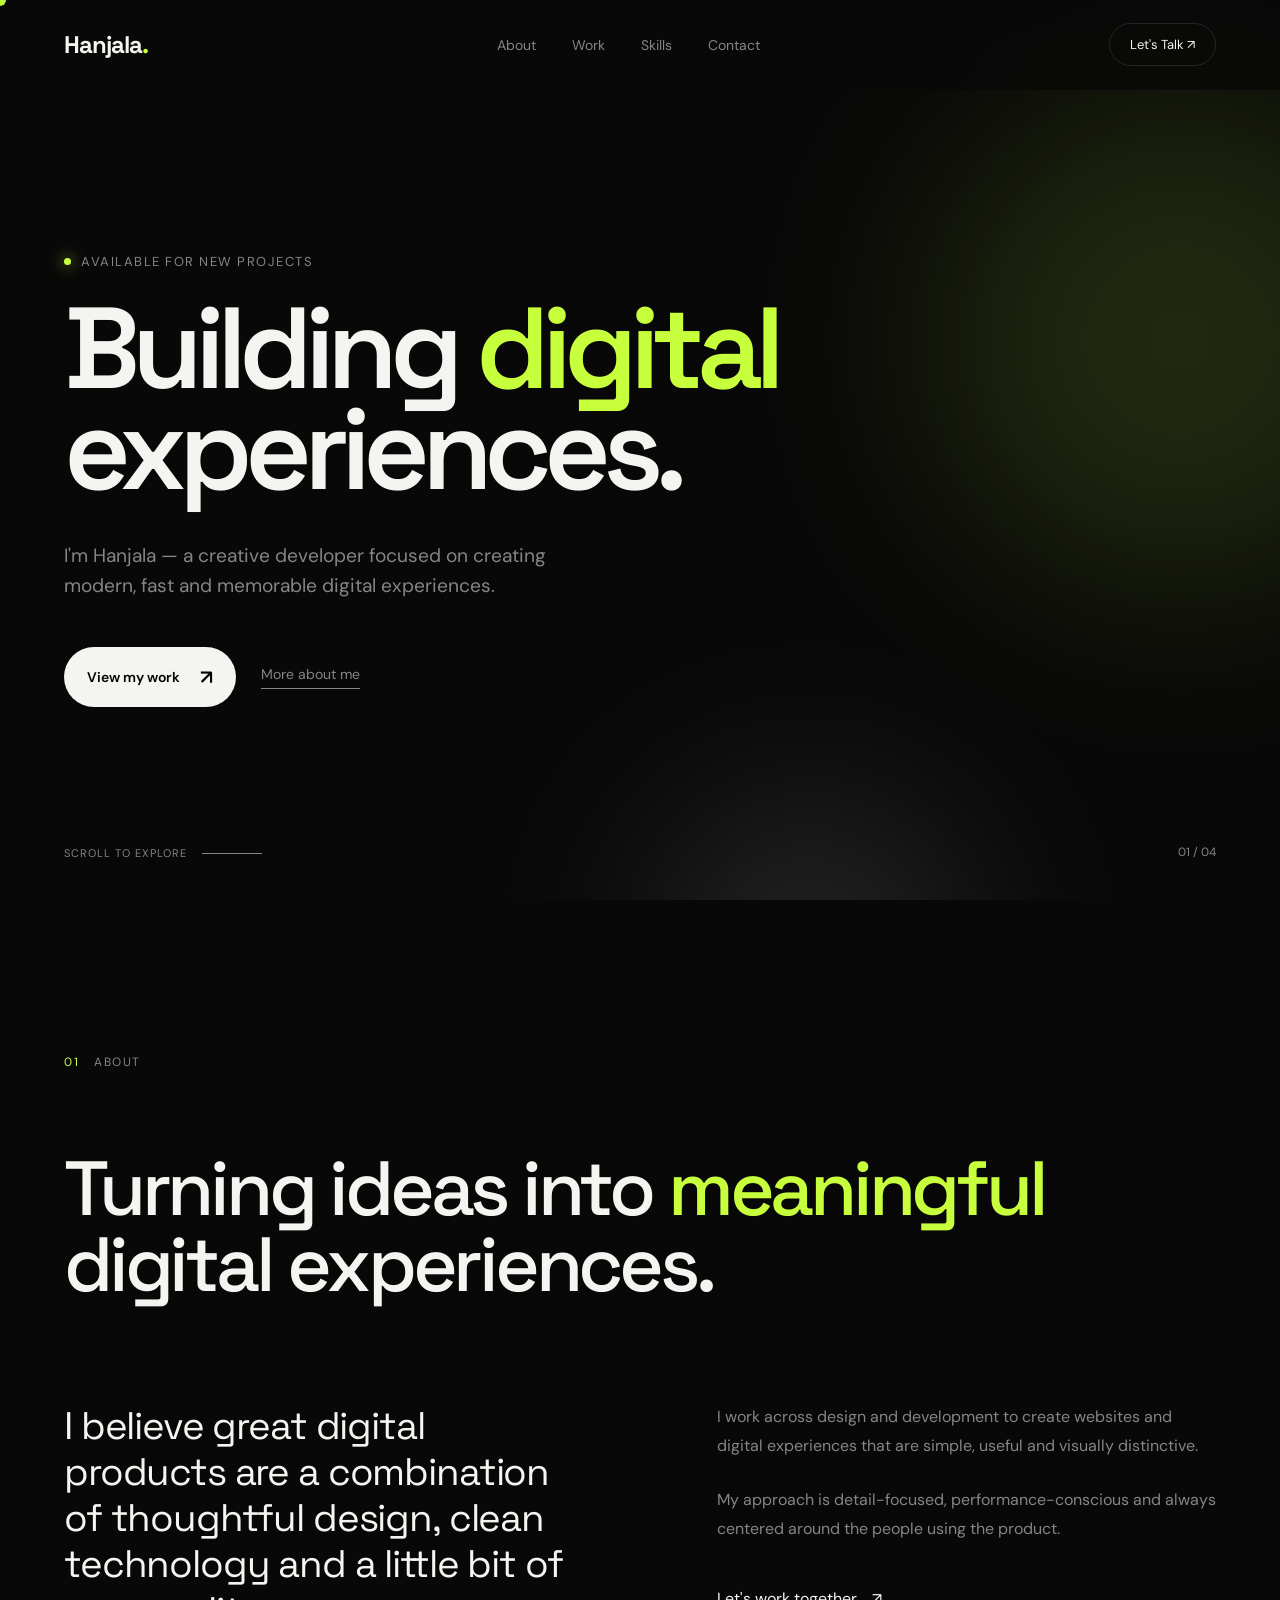
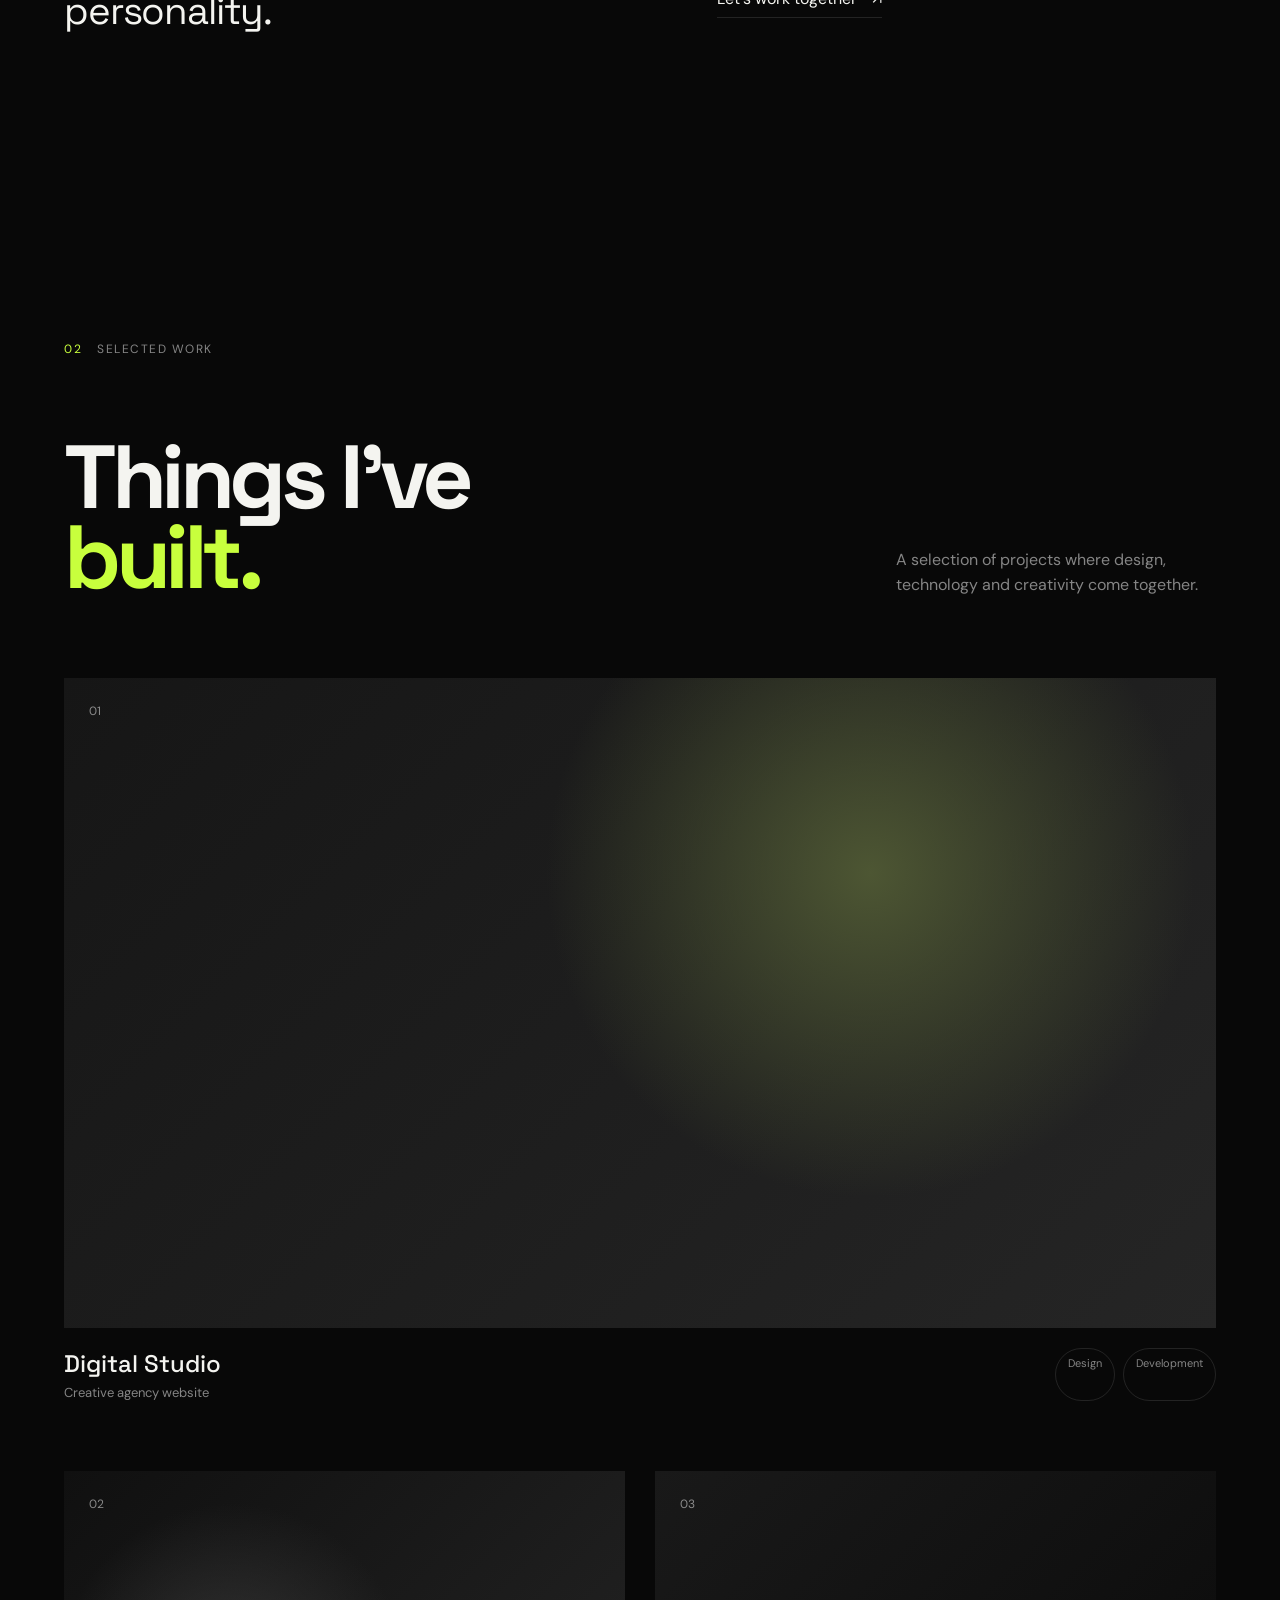
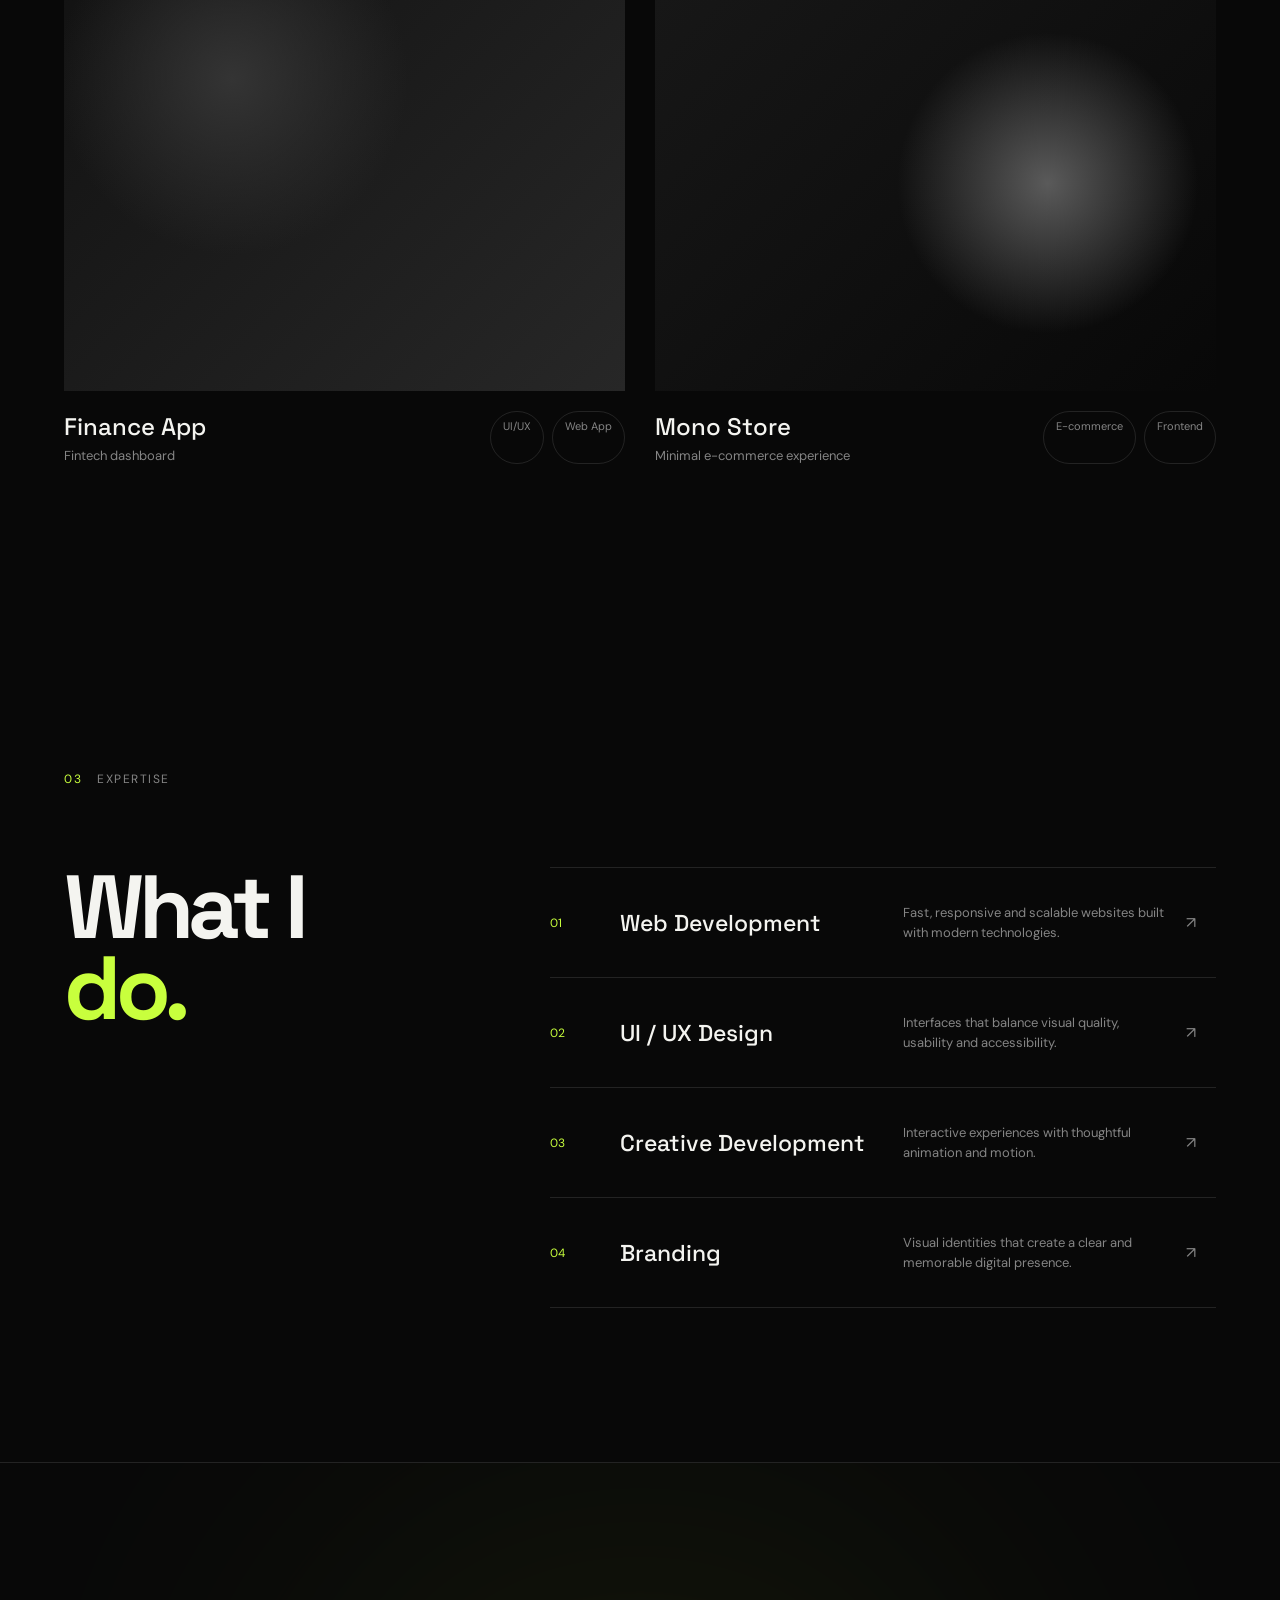
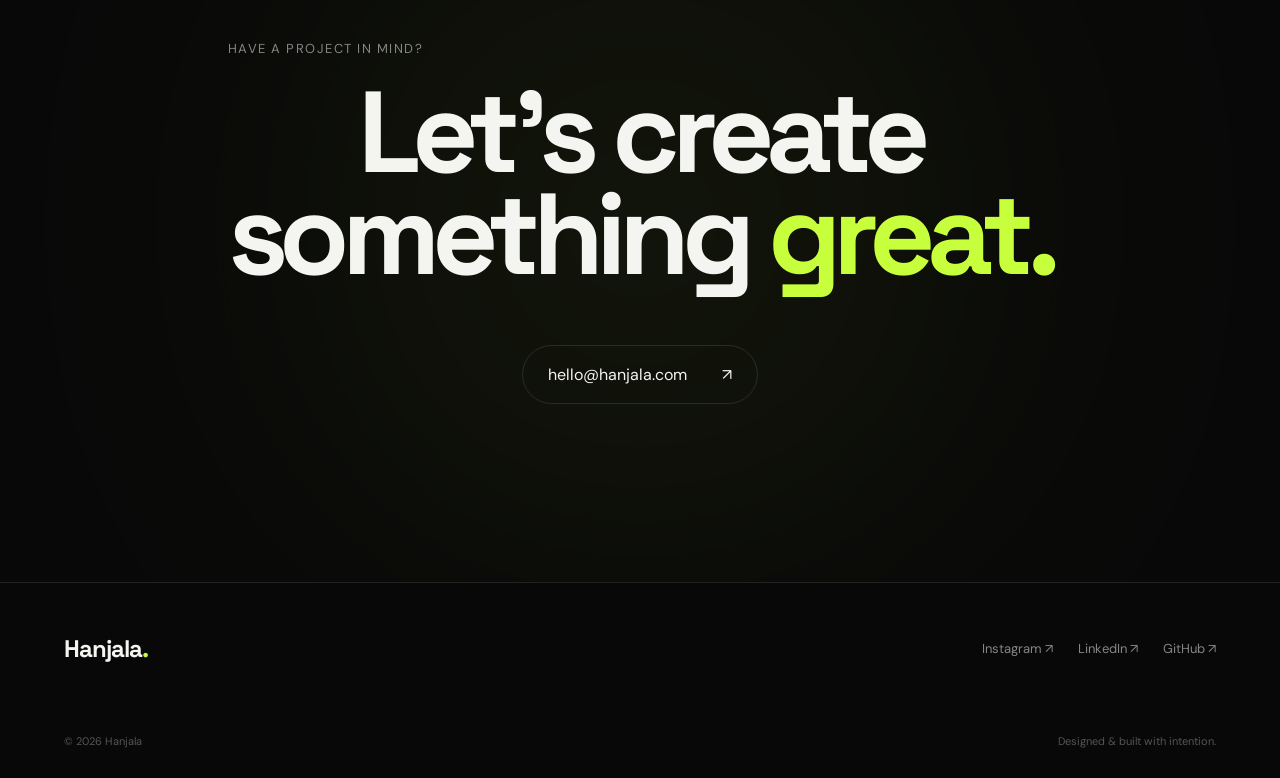
<file: index.html>
<!DOCTYPE html>
<html lang="en">
<head>
  <meta charset="UTF-8" />
  <meta name="viewport" content="width=device-width, initial-scale=1.0" />

  <title>Hanjala — Creative Developer</title>
  <meta
    name="description"
    content="Hanjala — Creative developer building modern digital experiences."
  />

  <link rel="preconnect" href="https://fonts.googleapis.com" />
  <link rel="preconnect" href="https://fonts.gstatic.com" crossorigin />
  <link
    href="https://fonts.googleapis.com/css2?family=DM+Sans:wght@400;500;600;700&family=Space+Grotesk:wght@400;500;600;700&display=swap"
    rel="stylesheet"
  />
  <link rel="icon" type="image/png" href="icon.jpeg">

  <link rel="stylesheet" href="stylish.css" />
</head>

<body>

  <!-- Cursor -->
  <div class="cursor"></div>

  <!-- Navigation -->
  <header class="navbar">
    <a href="#home" class="logo">Hanjala<span>.</span></a>

    <nav class="nav-links">
      <a href="#about">About</a>
      <a href="#work">Work</a>
      <a href="#skills">Skills</a>
      <a href="#contact">Contact</a>
    </nav>

    <a href="#contact" class="nav-button">Let's Talk ↗</a>

    <button class="menu-btn" aria-label="Open menu">
      <span></span>
      <span></span>
    </button>
  </header>

  <!-- Mobile Menu -->
  <div class="mobile-menu">
    <a href="#about">About</a>
    <a href="#work">Work</a>
    <a href="skill.html">Skills</a>
    <a href="#contact">Contact</a>
  </div>

  <main>

    <!-- Hero -->
    <section class="hero" id="home">

      <div class="hero-glow glow-one"></div>
      <div class="hero-glow glow-two"></div>

      <div class="hero-content reveal">
        <p class="eyebrow">
          <span class="status-dot"></span>
          Available for new projects
        </p>

        <h1>
          Building
          <span>digital</span>
          experiences.
        </h1>

        <p class="hero-description">
          I'm Hanjala — a creative developer focused on creating
          modern, fast and memorable digital experiences.
        </p>

        <div class="hero-actions">
          <a href="#work" class="primary-btn">
            View my work <span>↗</span>
          </a>

          <a href="#about" class="secondary-btn">
            More about me
          </a>
        </div>
      </div>

      <div class="scroll-indicator">
        <span>Scroll to explore</span>
        <div class="scroll-line"></div>
      </div>

      <div class="hero-number">01 / 04</div>
    </section>


    <!-- About -->
    <section class="section about" id="about">

      <div class="section-label reveal">
        <span>01</span>
        About
      </div>

      <div class="about-content">

        <h2 class="reveal">
          Turning ideas into
          <em>meaningful</em>
          digital experiences.
        </h2>

        <div class="about-grid">

          <p class="large-text reveal">
            I believe great digital products are a combination of
            thoughtful design, clean technology and a little bit of
            personality.
          </p>

          <div class="about-text reveal">
            <p>
              I work across design and development to create websites
              and digital experiences that are simple, useful and
              visually distinctive.
            </p>

            <p>
              My approach is detail-focused, performance-conscious
              and always centered around the people using the product.
            </p>

            <a href="#contact" class="text-link">
              Let's work together <span>↗</span>
            </a>
          </div>

        </div>
      </div>
    </section>


    <!-- Work -->
    <section class="section work" id="work">

      <div class="section-label reveal">
        <span>02</span>
        Selected Work
      </div>

      <div class="section-heading reveal">
        <h2>Things I've<br /><em>built.</em></h2>
        <p>
          A selection of projects where design, technology
          and creativity come together.
        </p>
      </div>

      <div class="projects">

        <!-- Project 1 -->
        <article class="project-card project-large reveal">

          <div class="project-image project-one">
            <div class="project-number">01</div>
            <div class="project-overlay">
              <span>View Project ↗</span>
            </div>
          </div>

          <div class="project-info">
            <div>
              <h3>Digital Studio</h3>
              <p>Creative agency website</p>
            </div>

            <div class="tags">
              <span>Design</span>
              <span>Development</span>
            </div>
          </div>

        </article>


        <!-- Project 2 -->
        <article class="project-card reveal">

          <div class="project-image project-two">
            <div class="project-number">02</div>
            <div class="project-overlay">
              <span>View Project ↗</span>
            </div>
          </div>

          <div class="project-info">
            <div>
              <h3>Finance App</h3>
              <p>Fintech dashboard</p>
            </div>

            <div class="tags">
              <span>UI/UX</span>
              <span>Web App</span>
            </div>
          </div>

        </article>


        <!-- Project 3 -->
        <article class="project-card reveal">

          <div class="project-image project-three">
            <div class="project-number">03</div>
            <div class="project-overlay">
              <span>View Project ↗</span>
            </div>
          </div>

          <div class="project-info">
            <div>
              <h3>Mono Store</h3>
              <p>Minimal e-commerce experience</p>
            </div>

            <div class="tags">
              <span>E-commerce</span>
              <span>Frontend</span>
            </div>
          </div>

        </article>

      </div>
    </section>


    <!-- Skills -->
    <section class="section skills" id="skills">

      <div class="section-label reveal">
        <span>03</span>
        Expertise
      </div>

      <div class="skills-content">

        <h2 class="reveal">
          What I <em>do.</em>
        </h2>

        <div class="skills-list">

          <div class="skill reveal">
            <span class="skill-number">01</span>
            <h3>Web Development</h3>
            <p>
              Fast, responsive and scalable websites built
              with modern technologies.
            </p>
            <span class="skill-arrow">↗</span>
          </div>

          <div class="skill reveal">
            <span class="skill-number">02</span>
            <h3>UI / UX Design</h3>
            <p>
              Interfaces that balance visual quality,
              usability and accessibility.
            </p>
            <span class="skill-arrow">↗</span>
          </div>

          <div class="skill reveal">
            <span class="skill-number">03</span>
            <h3>Creative Development</h3>
            <p>
              Interactive experiences with thoughtful
              animation and motion.
            </p>
            <span class="skill-arrow">↗</span>
          </div>

          <div class="skill reveal">
            <span class="skill-number">04</span>
            <h3>Branding</h3>
            <p>
              Visual identities that create a clear and
              memorable digital presence.
            </p>
            <span class="skill-arrow">↗</span>
          </div>

        </div>
      </div>
    </section>


    <!-- CTA -->
    <section class="contact" id="contact">

      <div class="contact-glow"></div>

      <div class="contact-content reveal">

        <p class="eyebrow">Have a project in mind?</p>

        <h2>
          Let's create<br />
          something <em>great.</em>
        </h2>

        <a
          href="mailto:hello@hanjala.com"
          class="contact-button"
        >
          hello@hanjala.com
          <span>↗</span>
        </a>

      </div>

    </section>

  </main>


  <!-- Footer -->
  <footer>

    <div class="footer-top">

      <a href="#home" class="logo">
        Hanjala<span>.</span>
      </a>

      <div class="socials">
        <a href="#" aria-label="Instagram">Instagram ↗</a>
        <a href="#" aria-label="LinkedIn">LinkedIn ↗</a>
        <a href="#" aria-label="GitHub">GitHub ↗</a>
      </div>

    </div>

    <div class="footer-bottom">
      <span>© 2026 Hanjala</span>
      <span>Designed & built with intention.</span>
    </div>

  </footer>


  <script src="script.js"></script>
</body>
</html>
</file>
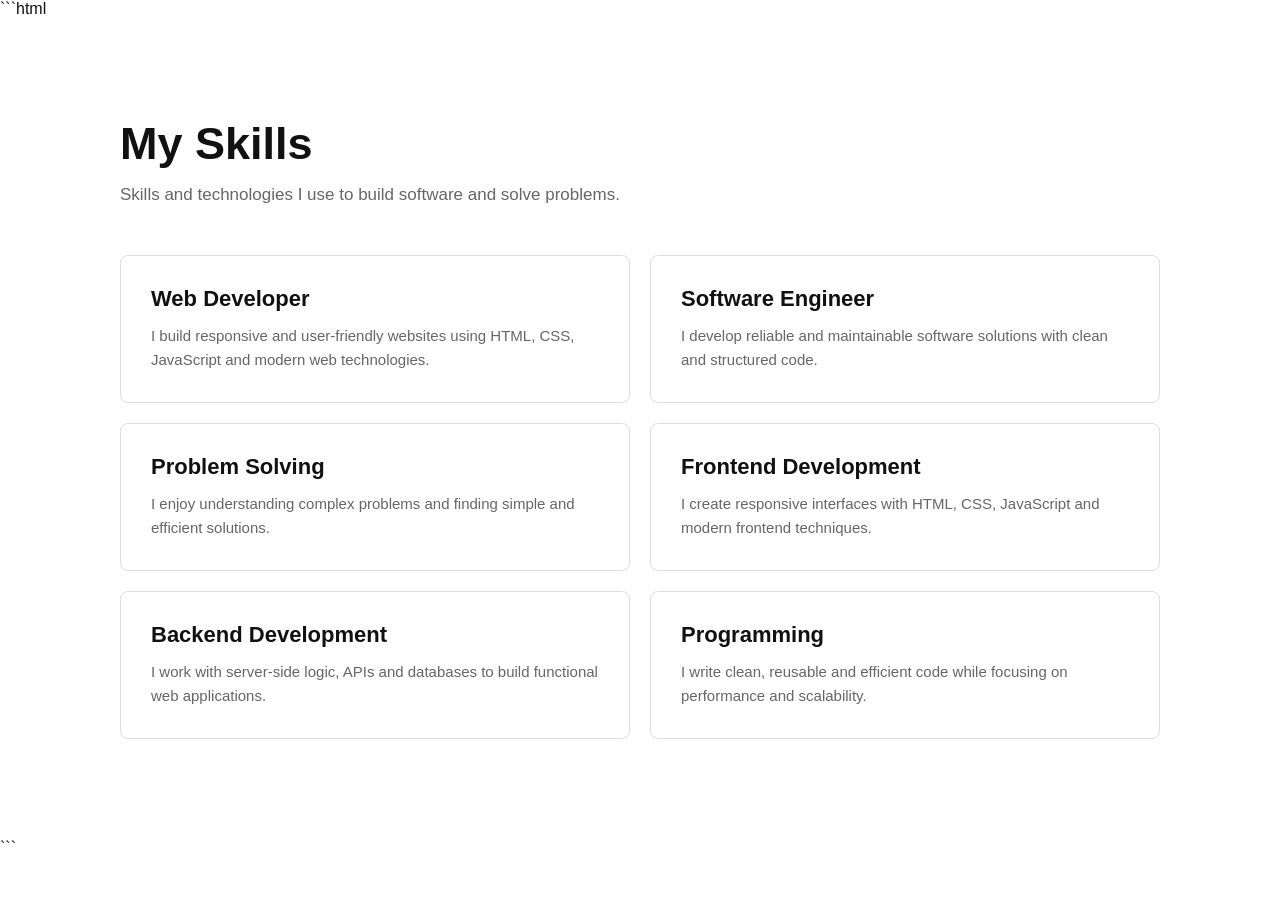
<file: skill.html>
```html
<!DOCTYPE html>
<html lang="en">
<head>
  <meta charset="UTF-8">
  <meta name="viewport" content="width=device-width, initial-scale=1.0">

  <title>Hanjala - Skills</title>

  <style>
    * {
      margin: 0;
      padding: 0;
      box-sizing: border-box;
    }

    body {
      font-family: Arial, sans-serif;
      background: #ffffff;
      color: #111111;
    }

    .skills {
      max-width: 1100px;
      margin: auto;
      padding: 100px 30px;
    }

    .skills h1 {
      font-size: 45px;
      margin-bottom: 15px;
    }

    .skills-intro {
      color: #666;
      font-size: 17px;
      margin-bottom: 50px;
    }

    .skills-container {
      display: grid;
      grid-template-columns: repeat(2, 1fr);
      gap: 20px;
    }

    .skill {
      padding: 30px;
      border: 1px solid #ddd;
      border-radius: 8px;
      background: #fff;
    }

    .skill h2 {
      font-size: 22px;
      margin-bottom: 12px;
    }

    .skill p {
      color: #666;
      font-size: 15px;
      line-height: 1.6;
    }

    @media (max-width: 700px) {
      .skills {
        padding: 70px 20px;
      }

      .skills h1 {
        font-size: 35px;
      }

      .skills-container {
        grid-template-columns: 1fr;
      }
    }
  </style>
</head>

<body>

  <section class="skills">

    <h1>My Skills</h1>

    <p class="skills-intro">
      Skills and technologies I use to build software and solve problems.
    </p>

    <div class="skills-container">

      <div class="skill">
        <h2>Web Developer</h2>
        <p>
          I build responsive and user-friendly websites using
          HTML, CSS, JavaScript and modern web technologies.
        </p>
      </div>

      <div class="skill">
        <h2>Software Engineer</h2>
        <p>
          I develop reliable and maintainable software solutions
          with clean and structured code.
        </p>
      </div>

      <div class="skill">
        <h2>Problem Solving</h2>
        <p>
          I enjoy understanding complex problems and finding
          simple and efficient solutions.
        </p>
      </div>

      <div class="skill">
        <h2>Frontend Development</h2>
        <p>
          I create responsive interfaces with HTML, CSS,
          JavaScript and modern frontend techniques.
        </p>
      </div>

      <div class="skill">
        <h2>Backend Development</h2>
        <p>
          I work with server-side logic, APIs and databases
          to build functional web applications.
        </p>
      </div>

      <div class="skill">
        <h2>Programming</h2>
        <p>
          I write clean, reusable and efficient code while
          focusing on performance and scalability.
        </p>
      </div>

    </div>

  </section>

</body>
</html>
```
</file>
<file: stylish.css>
:root {
  --bg: #080808;
  --surface: #111111;
  --surface-light: #181818;
  --text: #f4f4f0;
  --muted: #858585;
  --line: rgba(255, 255, 255, 0.11);
  --accent: #c8ff3d;

  --max-width: 1400px;
  --side-padding: clamp(20px, 5vw, 80px);
}

* {
  margin: 0;
  padding: 0;
  box-sizing: border-box;
}

html {
  scroll-behavior: smooth;
}

body {
  background: var(--bg);
  color: var(--text);
  font-family: "DM Sans", sans-serif;
  overflow-x: hidden;
}

::selection {
  background: var(--accent);
  color: #000;
}

a {
  color: inherit;
  text-decoration: none;
}

button {
  font: inherit;
}


/* =========================
   CURSOR
========================= */

.cursor {
  width: 12px;
  height: 12px;
  background: var(--accent);
  border-radius: 50%;
  position: fixed;
  pointer-events: none;
  z-index: 9999;
  transform: translate(-50%, -50%);
  mix-blend-mode: difference;
  transition:
    width 0.2s ease,
    height 0.2s ease;
}

.cursor.active {
  width: 45px;
  height: 45px;
}


/* =========================
   NAVBAR
========================= */

.navbar {
  position: fixed;
  top: 0;
  left: 0;
  width: 100%;
  height: 90px;

  padding: 0 var(--side-padding);

  display: flex;
  align-items: center;
  justify-content: space-between;

  z-index: 1000;

  background: rgba(8, 8, 8, 0.75);
  backdrop-filter: blur(15px);

  border-bottom: 1px solid transparent;

  transition: 0.3s ease;
}

.navbar.scrolled {
  height: 72px;
  border-color: var(--line);
}

.logo {
  font-family: "Space Grotesk", sans-serif;
  font-size: 24px;
  font-weight: 700;
  letter-spacing: -1px;
}

.logo span {
  color: var(--accent);
}

.nav-links {
  display: flex;
  gap: 36px;
}

.nav-links a {
  color: var(--muted);
  font-size: 14px;
  transition: 0.3s;
}

.nav-links a:hover {
  color: var(--text);
}

.nav-button {
  padding: 12px 20px;
  border: 1px solid var(--line);
  border-radius: 100px;
  font-size: 13px;
  transition: 0.3s;
}

.nav-button:hover {
  background: var(--text);
  color: #000;
}

.menu-btn {
  display: none;
  background: none;
  border: 0;
  color: white;
}


/* =========================
   MOBILE MENU
========================= */

.mobile-menu {
  display: none;
}


/* =========================
   HERO
========================= */

.hero {
  min-height: 100vh;
  position: relative;

  display: flex;
  align-items: center;

  padding:
    140px var(--side-padding)
    80px;

  overflow: hidden;
}

.hero-content {
  position: relative;
  z-index: 2;

  max-width: 1000px;
}

.eyebrow {
  display: flex;
  align-items: center;
  gap: 10px;

  color: var(--muted);
  font-size: 13px;
  text-transform: uppercase;
  letter-spacing: 1.5px;
}

.status-dot {
  width: 7px;
  height: 7px;
  border-radius: 50%;
  background: var(--accent);
  box-shadow: 0 0 15px var(--accent);
}

.hero h1 {
  margin-top: 28px;

  font-family: "Space Grotesk", sans-serif;

  font-size: clamp(60px, 9vw, 145px);
  line-height: 0.88;

  letter-spacing: -0.07em;
  font-weight: 600;
}

.hero h1 span {
  color: var(--accent);
}

.hero-description {
  max-width: 550px;

  margin-top: 40px;

  color: var(--muted);
  font-size: clamp(16px, 1.5vw, 20px);
  line-height: 1.6;
}

.hero-actions {
  display: flex;
  align-items: center;
  gap: 25px;

  margin-top: 45px;
}

.primary-btn {
  display: inline-flex;
  gap: 20px;
  align-items: center;

  background: var(--text);
  color: #000;

  padding: 17px 23px;

  border-radius: 100px;

  font-size: 14px;
  font-weight: 600;

  transition: 0.3s;
}

.primary-btn:hover {
  transform: translateY(-4px);
  background: var(--accent);
}

.primary-btn span {
  font-size: 20px;
}

.secondary-btn {
  color: var(--muted);
  border-bottom: 1px solid var(--muted);

  padding-bottom: 5px;

  font-size: 14px;

  transition: 0.3s;
}

.secondary-btn:hover {
  color: var(--text);
  border-color: var(--text);
}

.hero-glow {
  position: absolute;
  border-radius: 50%;
  filter: blur(100px);
  opacity: 0.13;
  pointer-events: none;
}

.glow-one {
  width: 500px;
  height: 500px;
  background: var(--accent);
  right: -150px;
  top: 10%;
}

.glow-two {
  width: 300px;
  height: 300px;
  background: #ffffff;
  right: 25%;
  bottom: -200px;
}

.scroll-indicator {
  position: absolute;
  bottom: 40px;
  left: var(--side-padding);

  display: flex;
  align-items: center;
  gap: 15px;

  color: var(--muted);
  font-size: 11px;
  text-transform: uppercase;
  letter-spacing: 1px;
}

.scroll-line {
  width: 60px;
  height: 1px;
  background: var(--muted);
}

.hero-number {
  position: absolute;
  bottom: 40px;
  right: var(--side-padding);

  color: var(--muted);
  font-size: 12px;
}


/* =========================
   GENERAL
========================= */

.section {
  width: min(100%, var(--max-width));
  margin: auto;
  padding:
    clamp(100px, 12vw, 190px)
    var(--side-padding);
}

.section-label {
  display: flex;
  align-items: center;
  gap: 15px;

  color: var(--muted);

  font-size: 12px;
  text-transform: uppercase;
  letter-spacing: 1.5px;

  margin-bottom: 80px;
}

.section-label span {
  color: var(--accent);
}


/* =========================
   ABOUT
========================= */

.about-content h2 {
  max-width: 1100px;

  font-family: "Space Grotesk", sans-serif;

  font-size: clamp(42px, 6vw, 85px);
  line-height: 1;

  letter-spacing: -0.055em;
  font-weight: 500;
}

em {
  color: var(--accent);
  font-style: normal;
}

.about-grid {
  display: grid;
  grid-template-columns: 1fr 1fr;
  gap: 12vw;

  margin-top: 100px;
}

.large-text {
  font-family: "Space Grotesk", sans-serif;
  font-size: clamp(24px, 3vw, 42px);
  line-height: 1.2;
  letter-spacing: -0.03em;
}

.about-text {
  max-width: 500px;
}

.about-text p {
  color: var(--muted);
  line-height: 1.8;
  margin-bottom: 25px;
}

.text-link {
  display: inline-flex;
  gap: 15px;

  margin-top: 20px;

  border-bottom: 1px solid var(--line);

  padding-bottom: 8px;

  transition: 0.3s;
}

.text-link:hover {
  color: var(--accent);
  border-color: var(--accent);
}


/* =========================
   WORK
========================= */

.section-heading {
  display: flex;
  justify-content: space-between;
  align-items: flex-end;

  margin-bottom: 80px;
}

.section-heading h2,
.skills-content > h2 {
  font-family: "Space Grotesk", sans-serif;

  font-size: clamp(50px, 7vw, 100px);
  line-height: 0.9;

  letter-spacing: -0.06em;
}

.section-heading p {
  max-width: 320px;
  color: var(--muted);
  line-height: 1.6;
}

.projects {
  display: grid;
  grid-template-columns: 1fr 1fr;
  gap: 70px 30px;
}

.project-large {
  grid-column: span 2;
}

.project-image {
  height: 520px;

  position: relative;
  overflow: hidden;

  background: var(--surface);
}

.project-large .project-image {
  height: 650px;
}

.project-one {
  background:
    radial-gradient(circle at 70% 30%, #4d5633, transparent 35%),
    linear-gradient(135deg, #161616, #252525);
}

.project-two {
  background:
    radial-gradient(circle at 30% 40%, #343434, transparent 35%),
    linear-gradient(135deg, #101010, #272727);
}

.project-three {
  background:
    radial-gradient(circle at 70% 60%, #5a5a5a, transparent 30%),
    linear-gradient(135deg, #191919, #080808);
}

.project-number {
  position: absolute;
  top: 25px;
  left: 25px;

  font-size: 12px;
  color: rgba(255,255,255,0.5);
}

.project-overlay {
  position: absolute;
  inset: 0;

  display: flex;
  align-items: center;
  justify-content: center;

  background: rgba(0,0,0,0.3);

  opacity: 0;

  transition: 0.4s;
}

.project-overlay span {
  width: 110px;
  height: 110px;

  display: grid;
  place-items: center;

  border-radius: 50%;

  background: var(--accent);
  color: #000;

  font-size: 12px;
  font-weight: 600;

  transform: scale(0.6);

  transition: 0.4s;
}

.project-image:hover .project-overlay {
  opacity: 1;
}

.project-image:hover .project-overlay span {
  transform: scale(1);
}

.project-info {
  display: flex;
  justify-content: space-between;

  padding-top: 20px;
}

.project-info h3 {
  font-family: "Space Grotesk", sans-serif;
  font-size: 24px;
  font-weight: 500;
}

.project-info p {
  color: var(--muted);
  margin-top: 5px;
  font-size: 13px;
}

.tags {
  display: flex;
  gap: 8px;
}

.tags span {
  border: 1px solid var(--line);
  border-radius: 50px;
  padding: 7px 12px;

  color: var(--muted);
  font-size: 11px;
}


/* =========================
   SKILLS
========================= */

.skills-content {
  display: grid;
  grid-template-columns: 0.7fr 1.3fr;
  gap: 10vw;
}

.skills-list {
  border-top: 1px solid var(--line);
}

.skill {
  position: relative;

  display: grid;
  grid-template-columns: 50px 1fr 1fr 30px;
  gap: 20px;
  align-items: center;

  padding: 35px 0;

  border-bottom: 1px solid var(--line);

  transition: 0.3s;
}

.skill:hover {
  padding-left: 15px;
}

.skill-number {
  color: var(--accent);
  font-size: 12px;
}

.skill h3 {
  font-family: "Space Grotesk", sans-serif;
  font-size: 23px;
  font-weight: 500;
}

.skill p {
  color: var(--muted);
  font-size: 13px;
  line-height: 1.5;
}

.skill-arrow {
  color: var(--muted);
}


/* =========================
   CONTACT
========================= */

.contact {
  min-height: 80vh;

  position: relative;

  display: flex;
  align-items: center;
  justify-content: center;

  text-align: center;

  padding: 100px var(--side-padding);

  overflow: hidden;

  border-top: 1px solid var(--line);
}

.contact-glow {
  position: absolute;

  width: 600px;
  height: 600px;

  border-radius: 50%;

  background: var(--accent);

  filter: blur(180px);
  opacity: 0.08;
}

.contact-content {
  position: relative;
  z-index: 2;
}

.contact-content h2 {
  margin-top: 25px;

  font-family: "Space Grotesk", sans-serif;

  font-size: clamp(55px, 9vw, 130px);
  line-height: 0.88;

  letter-spacing: -0.07em;
}

.contact-button {
  display: inline-flex;
  align-items: center;
  gap: 35px;

  margin-top: 60px;

  padding: 18px 25px;

  border: 1px solid var(--line);
  border-radius: 100px;

  transition: 0.3s;
}

.contact-button:hover {
  background: var(--accent);
  color: #000;
}


/* =========================
   FOOTER
========================= */

footer {
  padding:
    50px var(--side-padding)
    30px;

  border-top: 1px solid var(--line);
}

.footer-top,
.footer-bottom {
  display: flex;
  justify-content: space-between;
  align-items: center;
}

.socials {
  display: flex;
  gap: 25px;
}

.socials a {
  color: var(--muted);
  font-size: 13px;
  transition: 0.3s;
}

.socials a:hover {
  color: var(--text);
}

.footer-bottom {
  margin-top: 70px;

  color: #555;
  font-size: 11px;
}


/* =========================
   REVEAL ANIMATION
========================= */

.reveal {
  opacity: 0;
  transform: translateY(35px);

  transition:
    opacity 0.9s ease,
    transform 0.9s cubic-bezier(.16,1,.3,1);
}

.reveal.visible {
  opacity: 1;
  transform: translateY(0);
}


/* =========================
   RESPONSIVE
========================= */

@media (max-width: 900px) {

  .nav-links,
  .nav-button {
    display: none;
  }

  .menu-btn {
    display: flex;
    flex-direction: column;
    gap: 6px;
    cursor: pointer;
  }

  .menu-btn span {
    display: block;
    width: 28px;
    height: 1px;
    background: white;
    transition: 0.3s;
  }

  .mobile-menu {
    position: fixed;
    inset: 0;
    z-index: 900;

    display: flex;
    flex-direction: column;
    justify-content: center;

    padding: var(--side-padding);

    background: #080808;

    transform: translateY(-100%);
    transition: 0.5s cubic-bezier(.16,1,.3,1);
  }

  .mobile-menu.open {
    transform: translateY(0);
  }

  .mobile-menu a {
    font-family: "Space Grotesk", sans-serif;
    font-size: 50px;
    padding: 10px 0;
    border-bottom: 1px solid var(--line);
  }

  .about-grid,
  .skills-content {
    grid-template-columns: 1fr;
  }

  .skills-content {
    gap: 70px;
  }

  .projects {
    grid-template-columns: 1fr;
  }

  .project-large {
    grid-column: span 1;
  }

  .project-image,
  .project-large .project-image {
    height: 450px;
  }

  .section-heading {
    display: block;
  }

  .section-heading p {
    margin-top: 30px;
  }

  .skill {
    grid-template-columns: 35px 1fr 25px;
  }

  .skill p {
    display: none;
  }

  .cursor {
    display: none;
  }
}


@media (max-width: 600px) {

  .navbar {
    height: 75px;
  }

  .hero {
    min-height: 90vh;
    padding-top: 130px;
  }

  .hero h1 {
    font-size: clamp(58px, 17vw, 95px);
  }

  .hero-description {
    margin-top: 30px;
  }

  .hero-actions {
    align-items: flex-start;
    flex-direction: column;
  }

  .scroll-indicator {
    display: none;
  }

  .hero-number {
    bottom: 25px;
  }

  .section {
    padding-top: 100px;
    padding-bottom: 100px;
  }

  .section-label {
    margin-bottom: 50px;
  }

  .about-grid {
    margin-top: 60px;
    gap: 50px;
  }

  .projects {
    gap: 50px;
  }

  .project-image,
  .project-large .project-image {
    height: 330px;
  }

  .project-info {
    display: block;
  }

  .tags {
    margin-top: 15px;
  }

  .skill {
    grid-template-columns: 30px 1fr 20px;
    padding: 28px 0;
  }

  .skill h3 {
    font-size: 18px;
  }

  .contact {
    min-height: 70vh;
  }

  .contact-button {
    font-size: 12px;
    gap: 15px;
  }

  .socials {
    flex-wrap: wrap;
    justify-content: flex-end;
  }

  .footer-bottom {
    align-items: flex-start;
    flex-direction: column;
    gap: 10px;
  }
}
</file>
